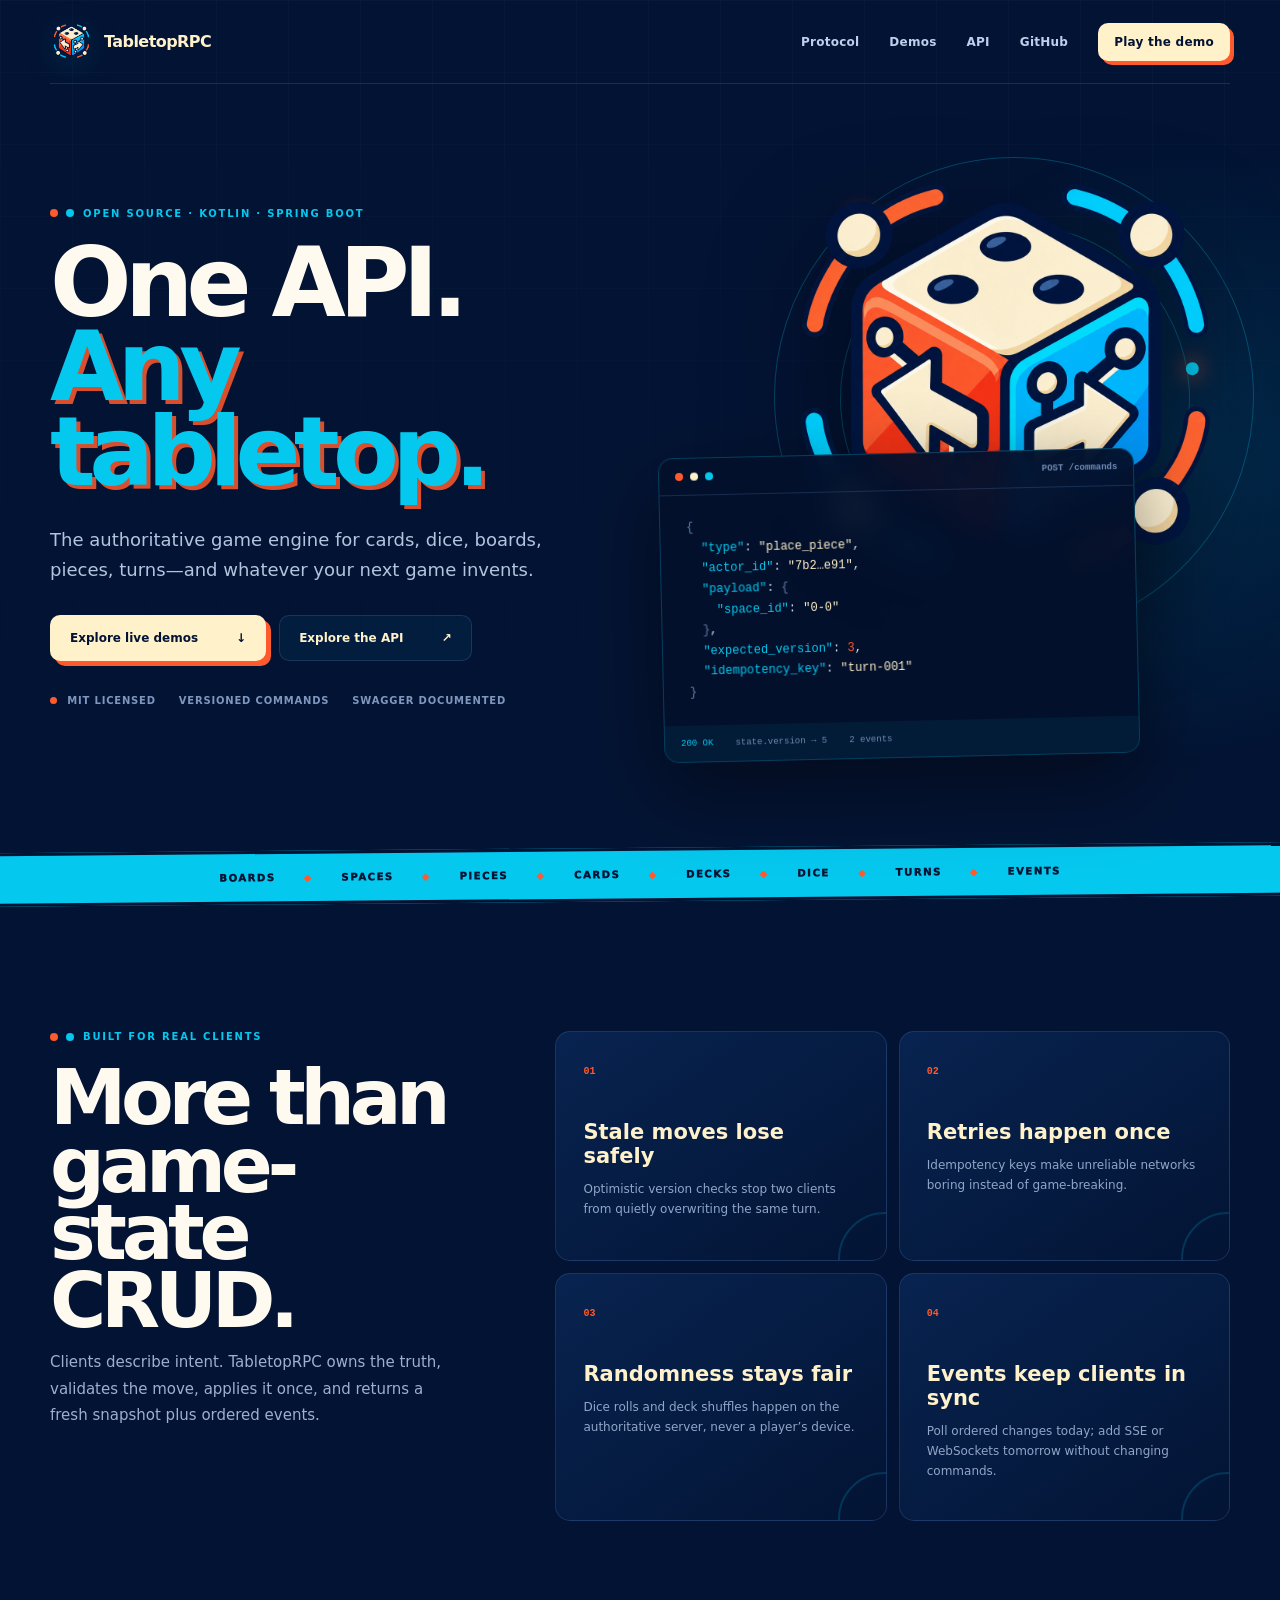
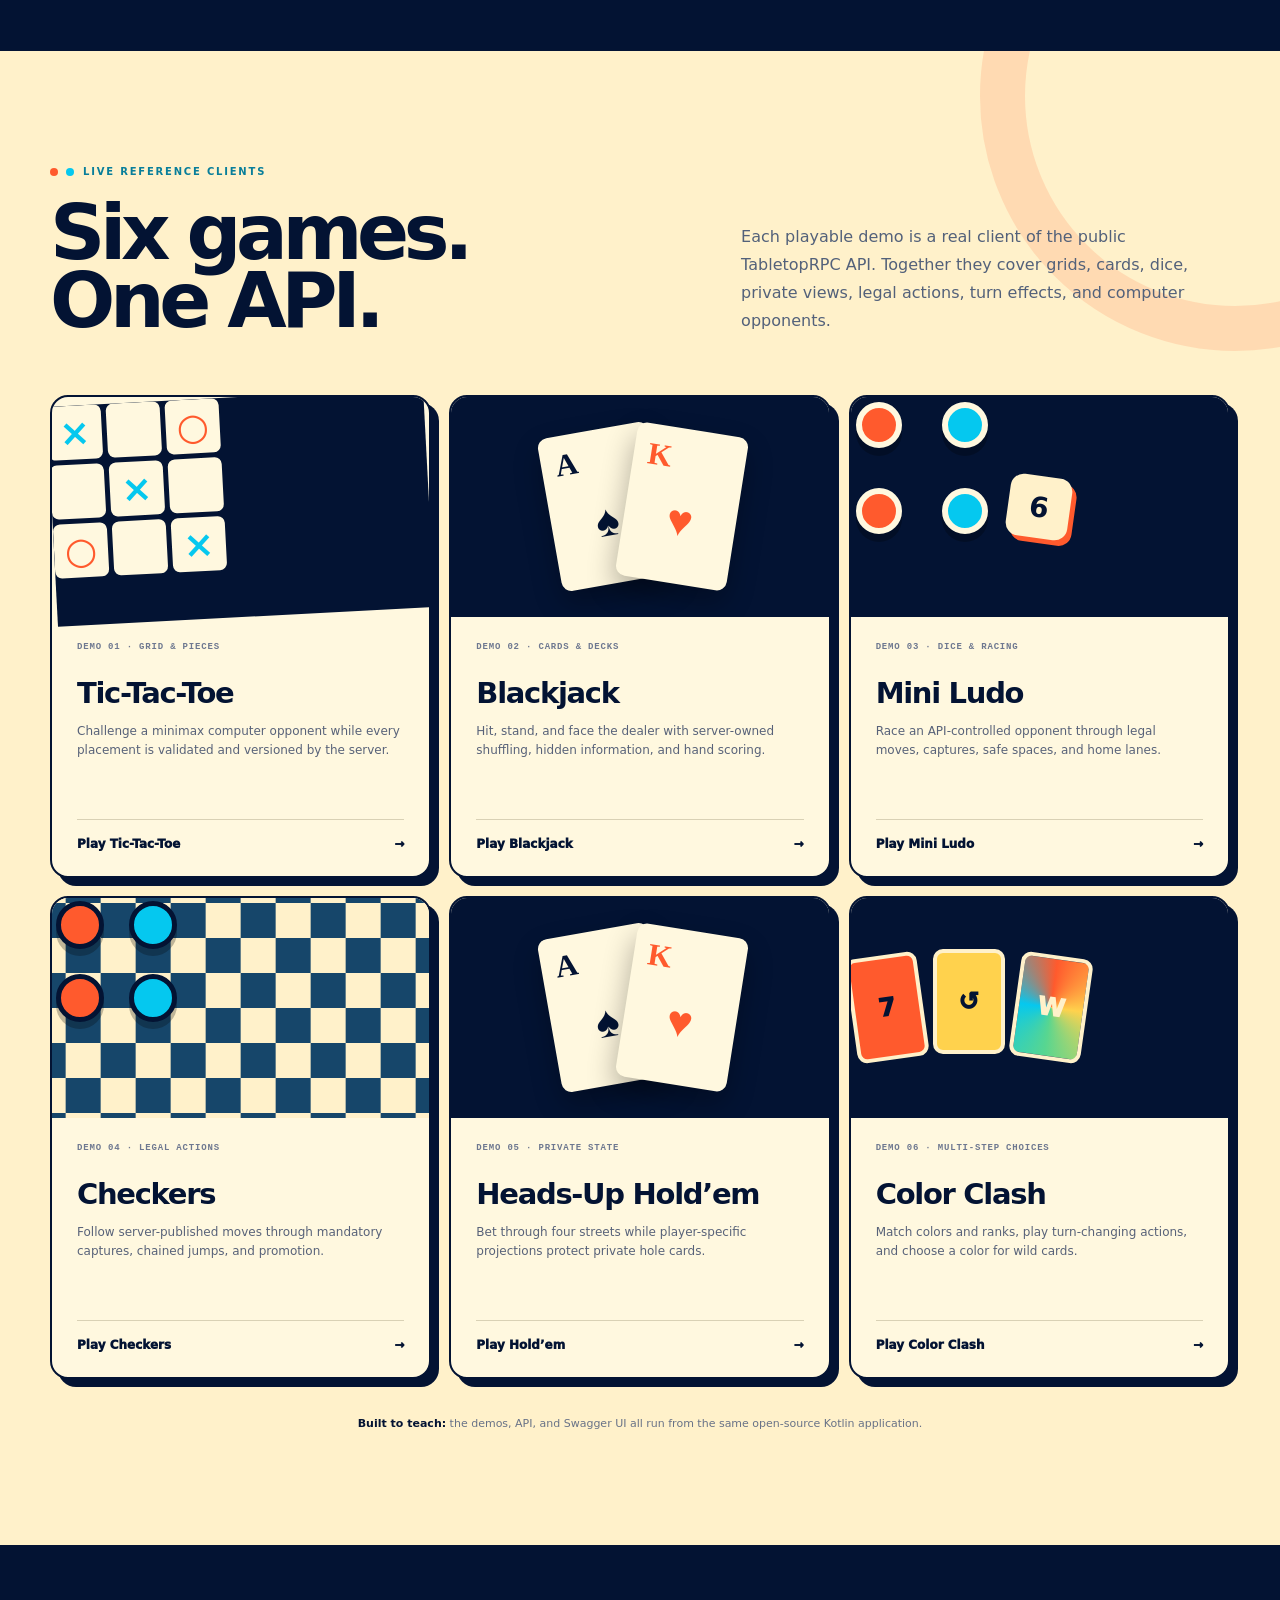
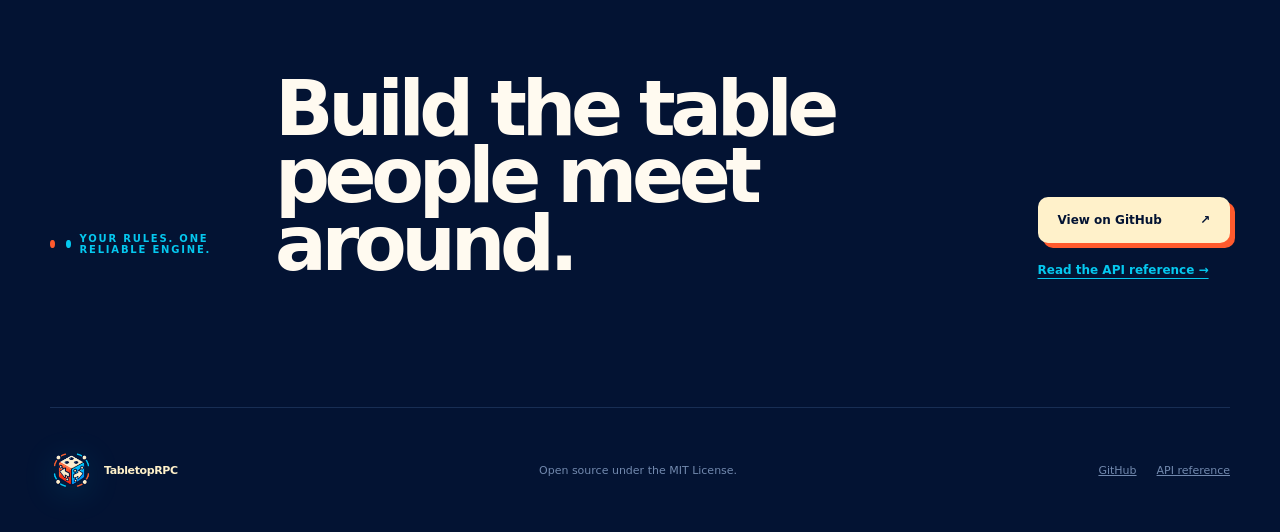
<file: site/index.html>
<!doctype html>
<html lang="en">
<head>
  <meta charset="UTF-8">
  <meta name="viewport" content="width=device-width, initial-scale=1">
  <meta name="description" content="TabletopRPC is an open protocol and Kotlin engine for building online tabletop games.">
  <meta property="og:title" content="TabletopRPC — One API. Any tabletop.">
  <meta property="og:description" content="Build online board games around an authoritative, versioned, event-driven API.">
  <meta property="og:type" content="website">
  <meta property="og:url" content="https://kopitarfan.github.io/tabletop-rpc/">
  <meta property="og:image" content="https://kopitarfan.github.io/tabletop-rpc/assets/tabletoprpc-social-card.png">
  <meta property="og:image:width" content="1200">
  <meta property="og:image:height" content="630">
  <meta property="og:image:alt" content="TabletopRPC — One API. Any tabletop.">
  <meta name="twitter:card" content="summary_large_image">
  <meta name="twitter:title" content="TabletopRPC — One API. Any tabletop.">
  <meta name="twitter:description" content="Build multiplayer board games without rebuilding the table.">
  <meta name="twitter:image" content="https://kopitarfan.github.io/tabletop-rpc/assets/tabletoprpc-social-card.png">
  <title>TabletopRPC — The board game API</title>
  <link rel="icon" type="image/png" href="assets/tabletoprpc-logo.png">
  <link rel="stylesheet" href="styles.css">
</head>
<body>
  <header class="nav shell">
    <a class="logo" href="#top"><img src="assets/tabletoprpc-logo.png" alt="">TabletopRPC</a>
    <nav aria-label="Main navigation">
      <a href="#protocol">Protocol</a>
      <a href="#demos">Demos</a>
      <a href="api.html">API</a>
      <a href="https://github.com/KopitarFan/tabletop-rpc">GitHub</a>
      <a class="nav-cta" href="https://tabletoprpc.miguelrodriguez.net/">Play the demo</a>
    </nav>
  </header>

  <main id="top">
    <section class="hero shell">
      <div class="hero-copy">
        <p class="kicker"><span></span> Open source · Kotlin · Spring Boot</p>
        <h1>One API.<br><em>Any tabletop.</em></h1>
        <p class="hero-lede">The authoritative game engine for cards, dice, boards, pieces, turns—and whatever your next game invents.</p>
        <div class="hero-actions">
          <a class="button primary" href="#demos">Explore live demos <span>↓</span></a>
          <a class="button secondary" href="api.html">Explore the API <span>↗</span></a>
        </div>
        <div class="proof"><span><i></i> MIT licensed</span><span>Versioned commands</span><span>Swagger documented</span></div>
      </div>

      <div class="brand-stage">
        <div class="orbit orbit-one"></div><div class="orbit orbit-two"></div>
        <img class="hero-logo" src="assets/tabletoprpc-logo.png" alt="TabletopRPC die and connected API arrows">
        <div class="terminal" aria-label="Example API call">
          <div class="terminal-bar"><span></span><span></span><span></span><b>POST /commands</b></div>
          <pre><code><span class="dim">{</span>
  <span class="key">"type"</span>: <span class="value">"place_piece"</span>,
  <span class="key">"actor_id"</span>: <span class="value">"7b2…e91"</span>,
  <span class="key">"payload"</span>: <span class="dim">{</span>
    <span class="key">"space_id"</span>: <span class="value">"0-0"</span>
  <span class="dim">}</span>,
  <span class="key">"expected_version"</span>: <span class="number">3</span>,
  <span class="key">"idempotency_key"</span>: <span class="value">"turn-001"</span>
<span class="dim">}</span></code></pre>
          <div class="response"><span>200 OK</span><span>state.version → 5</span><span>2 events</span></div>
        </div>
      </div>
    </section>

    <section class="marquee" aria-label="Supported tabletop objects">
      <div>BOARDS <b>◆</b> SPACES <b>◆</b> PIECES <b>◆</b> CARDS <b>◆</b> DECKS <b>◆</b> DICE <b>◆</b> TURNS <b>◆</b> EVENTS</div>
    </section>

    <section id="protocol" class="protocol shell section">
      <div class="section-intro">
        <p class="kicker"><span></span> Built for real clients</p>
        <h2>More than<br>game-state CRUD.</h2>
        <p>Clients describe intent. TabletopRPC owns the truth, validates the move, applies it once, and returns a fresh snapshot plus ordered events.</p>
      </div>
      <div class="feature-grid">
        <article><span>01</span><h3>Stale moves lose safely</h3><p>Optimistic version checks stop two clients from quietly overwriting the same turn.</p></article>
        <article><span>02</span><h3>Retries happen once</h3><p>Idempotency keys make unreliable networks boring instead of game-breaking.</p></article>
        <article><span>03</span><h3>Randomness stays fair</h3><p>Dice rolls and deck shuffles happen on the authoritative server, never a player’s device.</p></article>
        <article><span>04</span><h3>Events keep clients in sync</h3><p>Poll ordered changes today; add SSE or WebSockets tomorrow without changing commands.</p></article>
      </div>
    </section>

    <section id="demos" class="demo-section">
      <div class="shell">
        <div class="demo-heading">
          <div><p class="kicker"><span></span> Live reference clients</p><h2>Six games.<br>One API.</h2></div>
          <p>Each playable demo is a real client of the public TabletopRPC API. Together they cover grids, cards, dice, private views, legal actions, turn effects, and computer opponents.</p>
        </div>
        <div class="game-grid">
          <article class="game-card game-tic">
            <div class="game-art tic-art" aria-hidden="true"><b>×</b><i></i><em>○</em><i></i><b>×</b><i></i><em>○</em><i></i><b>×</b></div>
            <div class="game-body"><p class="game-number">DEMO 01 · GRID &amp; PIECES</p><h3>Tic-Tac-Toe</h3><p>Challenge a minimax computer opponent while every placement is validated and versioned by the server.</p><a href="https://tabletoprpc.miguelrodriguez.net/">Play Tic-Tac-Toe <span>→</span></a></div>
          </article>
          <article class="game-card game-blackjack">
            <div class="game-art card-art" aria-hidden="true"><span>A<small>♠</small></span><span>K<small>♥</small></span></div>
            <div class="game-body"><p class="game-number">DEMO 02 · CARDS &amp; DECKS</p><h3>Blackjack</h3><p>Hit, stand, and face the dealer with server-owned shuffling, hidden information, and hand scoring.</p><a href="https://tabletoprpc.miguelrodriguez.net/blackjack.html">Play Blackjack <span>→</span></a></div>
          </article>
          <article class="game-card game-ludo">
            <div class="game-art ludo-art" aria-hidden="true"><span></span><span></span><span></span><span></span><i>6</i></div>
            <div class="game-body"><p class="game-number">DEMO 03 · DICE &amp; RACING</p><h3>Mini Ludo</h3><p>Race an API-controlled opponent through legal moves, captures, safe spaces, and home lanes.</p><a href="https://tabletoprpc.miguelrodriguez.net/ludo.html">Play Mini Ludo <span>→</span></a></div>
          </article>
          <article class="game-card"><div class="game-art checkers-art" aria-hidden="true"><span></span><span></span><span></span><span></span></div><div class="game-body"><p class="game-number">DEMO 04 · LEGAL ACTIONS</p><h3>Checkers</h3><p>Follow server-published moves through mandatory captures, chained jumps, and promotion.</p><a href="https://tabletoprpc.miguelrodriguez.net/checkers.html">Play Checkers <span>→</span></a></div></article>
          <article class="game-card"><div class="game-art card-art" aria-hidden="true"><span>A<small>♠</small></span><span>K<small>♥</small></span></div><div class="game-body"><p class="game-number">DEMO 05 · PRIVATE STATE</p><h3>Heads-Up Hold’em</h3><p>Bet through four streets while player-specific projections protect private hole cards.</p><a href="https://tabletoprpc.miguelrodriguez.net/holdem.html">Play Hold’em <span>→</span></a></div></article>
          <article class="game-card"><div class="game-art clash-art" aria-hidden="true"><span>7</span><span>↺</span><span>W</span></div><div class="game-body"><p class="game-number">DEMO 06 · MULTI-STEP CHOICES</p><h3>Color Clash</h3><p>Match colors and ranks, play turn-changing actions, and choose a color for wild cards.</p><a href="https://tabletoprpc.miguelrodriguez.net/color-clash.html">Play Color Clash <span>→</span></a></div></article>
        </div>
        <p class="demo-note"><b>Built to teach:</b> the demos, API, and Swagger UI all run from the same open-source Kotlin application.</p>
      </div>
    </section>

    <section class="cta shell section">
      <p class="kicker"><span></span> Your rules. One reliable engine.</p>
      <h2>Build the table<br>people meet around.</h2>
      <div>
        <a class="button primary" href="https://github.com/KopitarFan/tabletop-rpc">View on GitHub <span>↗</span></a>
        <a class="text-link" href="api.html">Read the API reference →</a>
      </div>
    </section>
  </main>

  <footer class="footer shell">
    <a class="logo" href="#top"><img src="assets/tabletoprpc-logo.png" alt="">TabletopRPC</a>
    <p>Open source under the MIT License.</p>
    <div><a href="https://github.com/KopitarFan/tabletop-rpc">GitHub</a><a href="api.html">API reference</a></div>
  </footer>
</body>
</html>
</file>
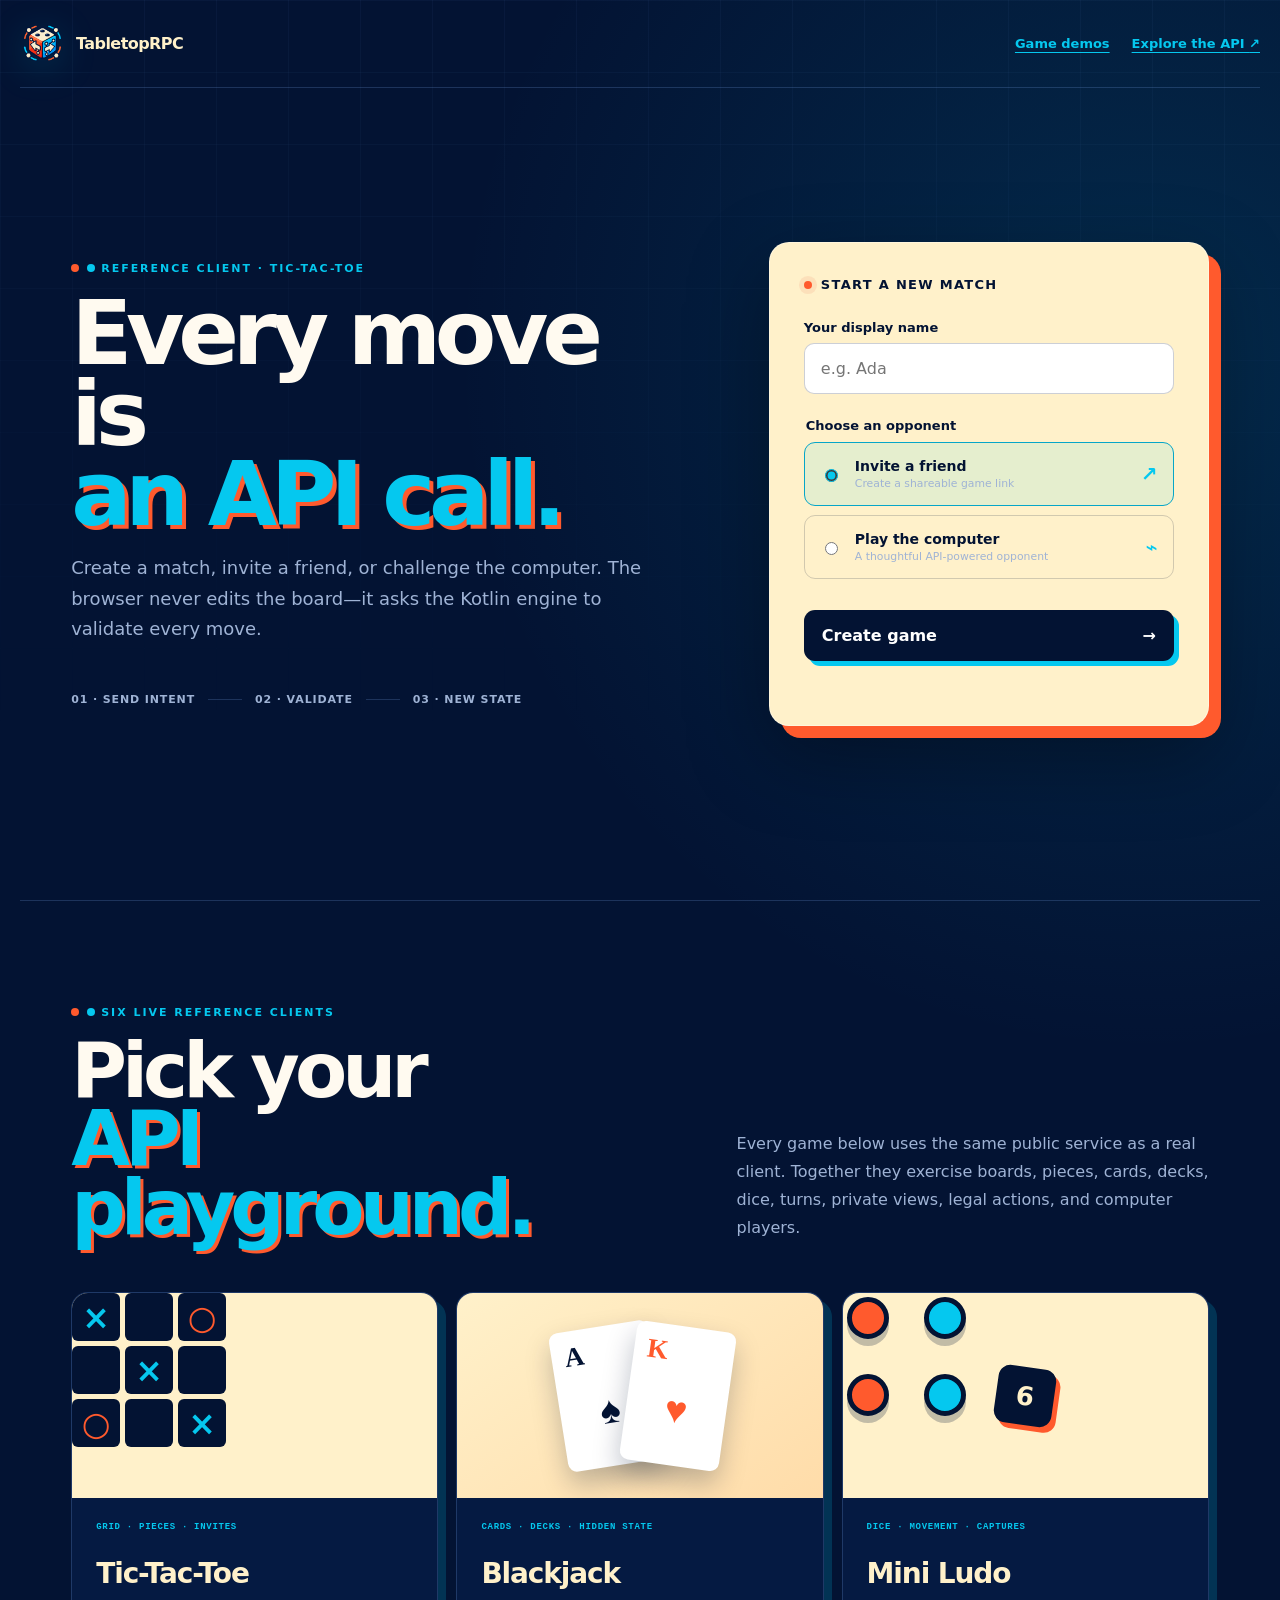
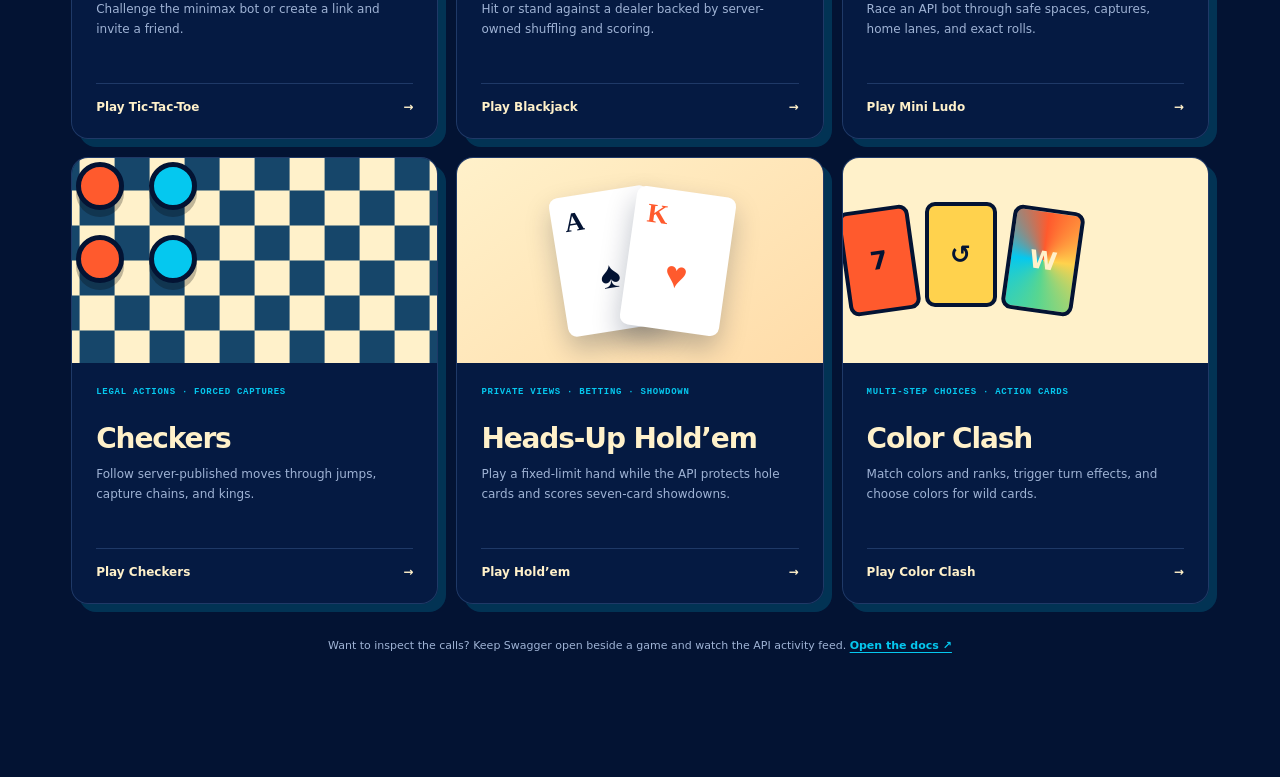
<file: kotlin/src/main/resources/static/index.html>
<!doctype html>
<html lang="en">
<head>
  <meta charset="UTF-8">
  <meta name="viewport" content="width=device-width, initial-scale=1">
  <meta name="description" content="Play six reference games through the TabletopRPC API.">
  <meta property="og:title" content="TabletopRPC — One API. Any tabletop.">
  <meta property="og:description" content="Play three live reference clients powered by one authoritative tabletop API.">
  <meta property="og:type" content="website">
  <meta property="og:url" content="https://tabletoprpc.miguelrodriguez.net/">
  <meta property="og:image" content="https://tabletoprpc.miguelrodriguez.net/tabletoprpc-social-card.png">
  <meta name="twitter:card" content="summary_large_image">
  <title>TabletopRPC — Live Game Demos</title>
  <link rel="icon" type="image/png" href="tabletoprpc-logo.png">
  <link rel="stylesheet" href="tabletoprpc-v2.css?v=3">
</head>
<body>
  <main class="shell">
    <header class="masthead">
      <a class="brand" href="./" aria-label="TabletopRPC home">
        <img class="brand-mark" src="tabletoprpc-logo.png" alt="">
        <span>TabletopRPC</span>
      </a>
      <nav class="demo-nav"><a class="api-link" href="#game-demos">Game demos</a><a class="api-link" href="docs">Explore the API <span aria-hidden="true">↗</span></a></nav>
    </header>

    <section id="welcome" class="welcome" aria-labelledby="welcome-title">
      <div class="intro">
        <p class="eyebrow">Reference client · Tic-Tac-Toe</p>
        <h1 id="welcome-title">Every move is<br><em>an API call.</em></h1>
        <p class="lede">Create a match, invite a friend, or challenge the computer. The browser never edits the board—it asks the Kotlin engine to validate every move.</p>
        <div class="protocol-strip" aria-label="How a turn works">
          <span>01 · Send intent</span><i></i><span>02 · Validate</span><i></i><span>03 · New state</span>
        </div>
      </div>

      <form id="start-form" class="start-card">
        <div class="card-heading">
          <span class="live-dot"></span>
          <span>Start a new match</span>
        </div>
        <label for="player-name">Your display name</label>
        <input id="player-name" name="name" maxlength="60" placeholder="e.g. Ada" autocomplete="nickname" required>
        <fieldset>
          <legend>Choose an opponent</legend>
          <label class="mode-option">
            <input type="radio" name="mode" value="friend" checked>
            <span class="mode-copy"><strong>Invite a friend</strong><small>Create a shareable game link</small></span>
            <span class="mode-icon" aria-hidden="true">↗</span>
          </label>
          <label class="mode-option">
            <input type="radio" name="mode" value="computer">
            <span class="mode-copy"><strong>Play the computer</strong><small>A thoughtful API-powered opponent</small></span>
            <span class="mode-icon" aria-hidden="true">⌁</span>
          </label>
        </fieldset>
        <button class="primary-button" type="submit">Create game <span aria-hidden="true">→</span></button>
        <p id="start-error" class="form-error" role="alert"></p>
      </form>
    </section>

    <section id="game-demos" class="demo-showcase" aria-labelledby="demo-title">
      <div class="showcase-heading"><div><p class="eyebrow">Six live reference clients</p><h2 id="demo-title">Pick your<br><em>API playground.</em></h2></div><p>Every game below uses the same public service as a real client. Together they exercise boards, pieces, cards, decks, dice, turns, private views, legal actions, and computer players.</p></div>
      <div class="showcase-grid">
        <article class="demo-card"><div class="demo-visual tic-visual" aria-hidden="true"><b>×</b><i></i><em>○</em><i></i><b>×</b><i></i><em>○</em><i></i><b>×</b></div><div class="demo-card-body"><small>GRID · PIECES · INVITES</small><h3>Tic-Tac-Toe</h3><p>Challenge the minimax bot or create a link and invite a friend.</p><a href="./">Play Tic-Tac-Toe <span>→</span></a></div></article>
        <article class="demo-card"><div class="demo-visual cards-visual" aria-hidden="true"><b>A<small>♠</small></b><b>K<small>♥</small></b></div><div class="demo-card-body"><small>CARDS · DECKS · HIDDEN STATE</small><h3>Blackjack</h3><p>Hit or stand against a dealer backed by server-owned shuffling and scoring.</p><a href="blackjack.html">Play Blackjack <span>→</span></a></div></article>
        <article class="demo-card"><div class="demo-visual race-visual" aria-hidden="true"><b></b><b></b><b></b><b></b><i>6</i></div><div class="demo-card-body"><small>DICE · MOVEMENT · CAPTURES</small><h3>Mini Ludo</h3><p>Race an API bot through safe spaces, captures, home lanes, and exact rolls.</p><a href="ludo.html">Play Mini Ludo <span>→</span></a></div></article>
        <article class="demo-card"><div class="demo-visual checker-visual" aria-hidden="true"><b></b><b></b><b></b><b></b></div><div class="demo-card-body"><small>LEGAL ACTIONS · FORCED CAPTURES</small><h3>Checkers</h3><p>Follow server-published moves through jumps, capture chains, and kings.</p><a href="checkers.html">Play Checkers <span>→</span></a></div></article>
        <article class="demo-card"><div class="demo-visual cards-visual" aria-hidden="true"><b>A<small>♠</small></b><b>K<small>♥</small></b></div><div class="demo-card-body"><small>PRIVATE VIEWS · BETTING · SHOWDOWN</small><h3>Heads-Up Hold’em</h3><p>Play a fixed-limit hand while the API protects hole cards and scores seven-card showdowns.</p><a href="holdem.html">Play Hold’em <span>→</span></a></div></article>
        <article class="demo-card"><div class="demo-visual clash-visual" aria-hidden="true"><b>7</b><b>↺</b><b>W</b></div><div class="demo-card-body"><small>MULTI-STEP CHOICES · ACTION CARDS</small><h3>Color Clash</h3><p>Match colors and ranks, trigger turn effects, and choose colors for wild cards.</p><a href="color-clash.html">Play Color Clash <span>→</span></a></div></article>
      </div>
      <p class="showcase-note">Want to inspect the calls? Keep Swagger open beside a game and watch the API activity feed. <a href="docs">Open the docs ↗</a></p>
    </section>

    <section id="join" class="join-panel hidden" aria-labelledby="join-title">
      <div class="join-card">
        <p class="eyebrow">You’ve been invited</p>
        <h1 id="join-title">Take the open seat.</h1>
        <p id="join-game-name" class="lede"></p>
        <form id="join-form">
          <label for="join-name">Your display name</label>
          <input id="join-name" maxlength="60" placeholder="e.g. Grace" autocomplete="nickname" required>
          <button class="primary-button" type="submit">Join game <span aria-hidden="true">→</span></button>
          <p id="join-error" class="form-error" role="alert"></p>
        </form>
      </div>
    </section>

    <section id="game" class="game-view hidden" aria-labelledby="game-title">
      <div class="game-topline">
        <div>
          <p class="eyebrow">Live API session</p>
          <h1 id="game-title">Tic-Tac-Toe</h1>
        </div>
        <div class="game-actions">
          <button id="copy-invite" class="secondary-button" type="button">Copy invite link</button>
          <button id="new-game" class="icon-button" type="button" aria-label="Start a new game">↻</button>
        </div>
      </div>

      <div class="play-layout">
        <aside class="status-card">
          <div class="status-label">Match status</div>
          <p id="status-message" class="status-message">Preparing the board…</p>
          <div id="players" class="players"></div>
          <div id="invite-box" class="invite-box hidden">
            <small>Share this link</small>
            <code id="invite-url"></code>
          </div>
          <div class="api-meter">
            <div><span>State version</span><strong id="version">0</strong></div>
            <div><span>Last event</span><strong id="last-event">—</strong></div>
          </div>
        </aside>

        <div class="board-wrap">
          <div id="board" class="board" role="grid" aria-label="Tic-Tac-Toe board"></div>
          <p id="board-hint" class="board-hint">Waiting for another player</p>
        </div>

        <aside class="activity-card">
          <div class="activity-heading"><span>API activity</span><span class="live-pill">LIVE</span></div>
          <ol id="activity" class="activity-list" aria-live="polite"></ol>
          <a href="docs" class="activity-docs">Open Swagger documentation <span>↗</span></a>
        </aside>
      </div>
    </section>
  </main>

  <template id="activity-template">
    <li><span class="method">POST</span><div><code></code><small></small></div></li>
  </template>
  <script type="module" src="app.js"></script>
</body>
</html>
</file>
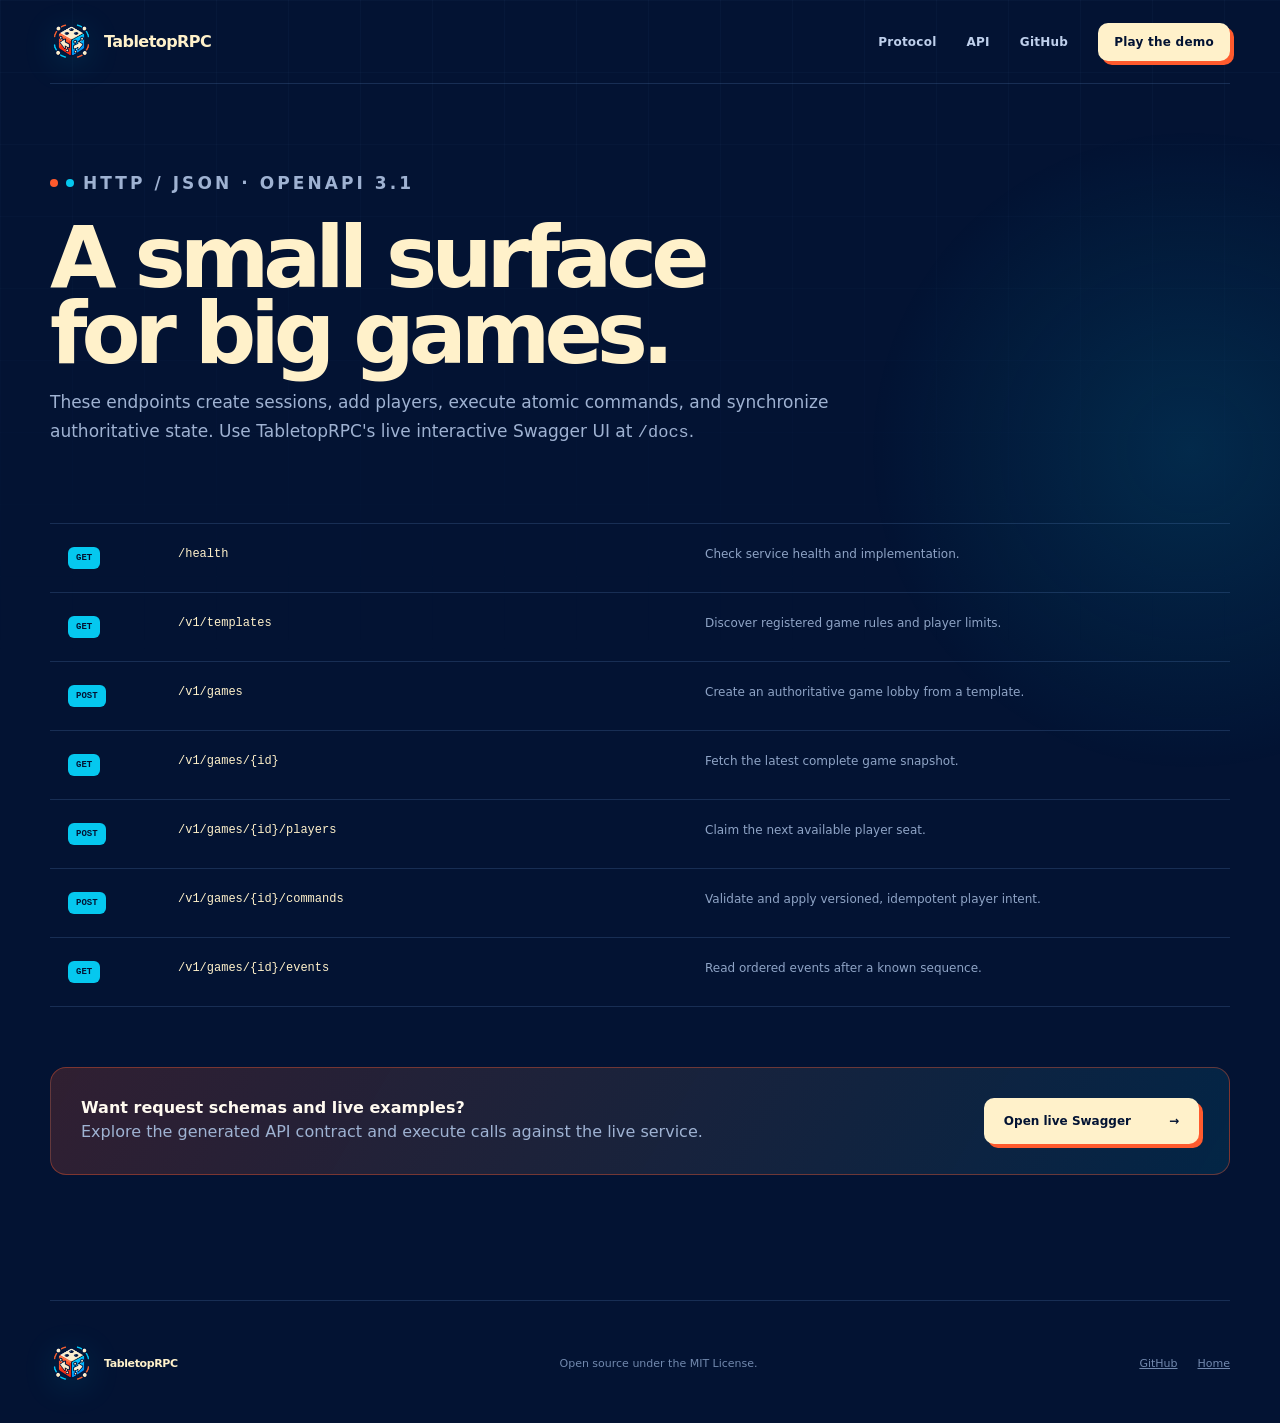
<file: site/api.html>
<!doctype html>
<html lang="en">
<head>
  <meta charset="UTF-8"><meta name="viewport" content="width=device-width, initial-scale=1">
  <meta name="description" content="TabletopRPC HTTP API reference.">
  <meta property="og:title" content="TabletopRPC API Reference">
  <meta property="og:description" content="Build multiplayer board games without rebuilding the table.">
  <meta property="og:type" content="website">
  <meta property="og:image" content="https://kopitarfan.github.io/tabletop-rpc/assets/tabletoprpc-social-card.png">
  <meta name="twitter:card" content="summary_large_image">
  <title>API Reference — TabletopRPC</title><link rel="icon" type="image/png" href="assets/tabletoprpc-logo.png"><link rel="stylesheet" href="styles.css">
</head>
<body>
  <header class="nav shell"><a class="logo" href="index.html"><img src="assets/tabletoprpc-logo.png" alt="">TabletopRPC</a><nav><a href="index.html#protocol">Protocol</a><a href="api.html">API</a><a href="https://github.com/KopitarFan/tabletop-rpc">GitHub</a><a class="nav-cta" href="https://tabletoprpc.miguelrodriguez.net/">Play the demo</a></nav></header>
  <main class="api-page shell">
    <div class="api-hero"><p class="kicker"><span></span> HTTP / JSON · OpenAPI 3.1</p><h1>A small surface<br>for big games.</h1><p>These endpoints create sessions, add players, execute atomic commands, and synchronize authoritative state. Use TabletopRPC's live interactive Swagger UI at <code>/docs</code>.</p></div>
    <div class="endpoints" aria-label="API endpoints">
      <div class="endpoint"><span class="method">GET</span><code>/health</code><p>Check service health and implementation.</p></div>
      <div class="endpoint"><span class="method">GET</span><code>/v1/templates</code><p>Discover registered game rules and player limits.</p></div>
      <div class="endpoint"><span class="method">POST</span><code>/v1/games</code><p>Create an authoritative game lobby from a template.</p></div>
      <div class="endpoint"><span class="method">GET</span><code>/v1/games/{id}</code><p>Fetch the latest complete game snapshot.</p></div>
      <div class="endpoint"><span class="method">POST</span><code>/v1/games/{id}/players</code><p>Claim the next available player seat.</p></div>
      <div class="endpoint"><span class="method">POST</span><code>/v1/games/{id}/commands</code><p>Validate and apply versioned, idempotent player intent.</p></div>
      <div class="endpoint"><span class="method">GET</span><code>/v1/games/{id}/events</code><p>Read ordered events after a known sequence.</p></div>
    </div>
    <div class="api-callout"><div><strong>Want request schemas and live examples?</strong><p>Explore the generated API contract and execute calls against the live service.</p></div><a class="button" href="https://tabletoprpc.miguelrodriguez.net/docs">Open live Swagger <span>→</span></a></div>
  </main>
  <footer class="footer shell"><a class="logo" href="index.html"><img src="assets/tabletoprpc-logo.png" alt="">TabletopRPC</a><p>Open source under the MIT License.</p><div><a href="https://github.com/KopitarFan/tabletop-rpc">GitHub</a><a href="index.html">Home</a></div></footer>
</body>
</html>
</file>
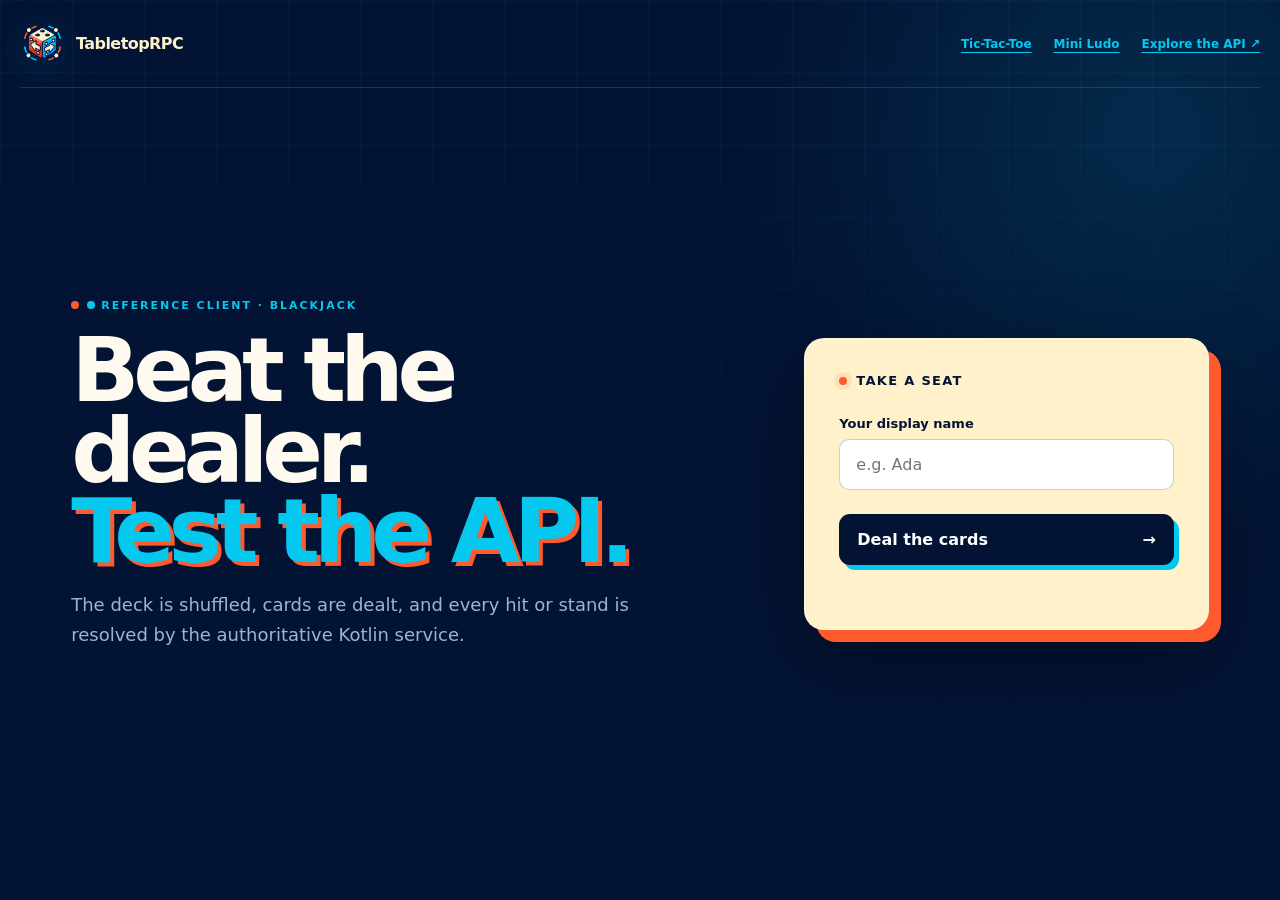
<file: kotlin/src/main/resources/static/blackjack.html>
<!doctype html>
<html lang="en">
<head>
  <meta charset="UTF-8">
  <meta name="viewport" content="width=device-width, initial-scale=1">
  <meta name="description" content="An API-powered Blackjack reference client for TabletopRPC.">
  <title>TabletopRPC — Blackjack</title>
  <link rel="icon" type="image/png" href="tabletoprpc-logo.png">
  <link rel="stylesheet" href="tabletoprpc-v2.css">
  <link rel="stylesheet" href="blackjack.css">
</head>
<body>
  <main class="shell">
    <header class="masthead">
      <a class="brand" href="./"><img class="brand-mark" src="tabletoprpc-logo.png" alt=""><span>TabletopRPC</span></a>
      <nav class="demo-nav"><a href="./">Tic-Tac-Toe</a><a href="ludo.html">Mini Ludo</a><a href="docs">Explore the API ↗</a></nav>
    </header>

    <section id="blackjack-welcome" class="blackjack-welcome">
      <div>
        <p class="eyebrow">Reference client · Blackjack</p>
        <h1>Beat the dealer.<br><em>Test the API.</em></h1>
        <p class="lede">The deck is shuffled, cards are dealt, and every hit or stand is resolved by the authoritative Kotlin service.</p>
      </div>
      <form id="blackjack-start" class="start-card">
        <div class="card-heading"><span class="live-dot"></span><span>Take a seat</span></div>
        <label for="blackjack-name">Your display name</label>
        <input id="blackjack-name" maxlength="60" placeholder="e.g. Ada" autocomplete="nickname" required>
        <button class="primary-button" type="submit">Deal the cards <span>→</span></button>
        <p id="blackjack-error" class="form-error" role="alert"></p>
      </form>
    </section>

    <section id="blackjack-game" class="blackjack-game hidden">
      <div class="game-topline">
        <div><p class="eyebrow">Live API session</p><h1>Blackjack</h1></div>
        <button id="blackjack-new" class="secondary-button" type="button">New hand</button>
      </div>
      <div class="table-layout">
        <section class="felt" aria-label="Blackjack table">
          <div class="hand-zone">
            <div class="hand-label"><span>Dealer</span><strong id="dealer-total">?</strong></div>
            <div id="dealer-hand" class="card-hand"></div>
          </div>
          <div class="table-message" id="blackjack-message">Your move</div>
          <div class="hand-zone">
            <div class="hand-label"><span id="player-label">Player</span><strong id="player-total">0</strong></div>
            <div id="player-hand" class="card-hand"></div>
          </div>
          <div class="table-actions">
            <button id="hit" class="table-button hit" type="button">Hit</button>
            <button id="stand" class="table-button stand" type="button">Stand</button>
          </div>
        </section>
        <aside class="activity-card blackjack-activity">
          <div class="activity-heading"><span>API activity</span><span class="live-pill">LIVE</span></div>
          <ol id="blackjack-activity" class="activity-list" aria-live="polite"></ol>
          <div class="api-meter"><div><span>State version</span><strong id="blackjack-version">0</strong></div><div><span>Cards remaining</span><strong id="cards-remaining">52</strong></div></div>
          <a href="docs" class="activity-docs">Open Swagger documentation <span>↗</span></a>
        </aside>
      </div>
    </section>
  </main>
  <script type="module" src="blackjack.js"></script>
</body>
</html>
</file>
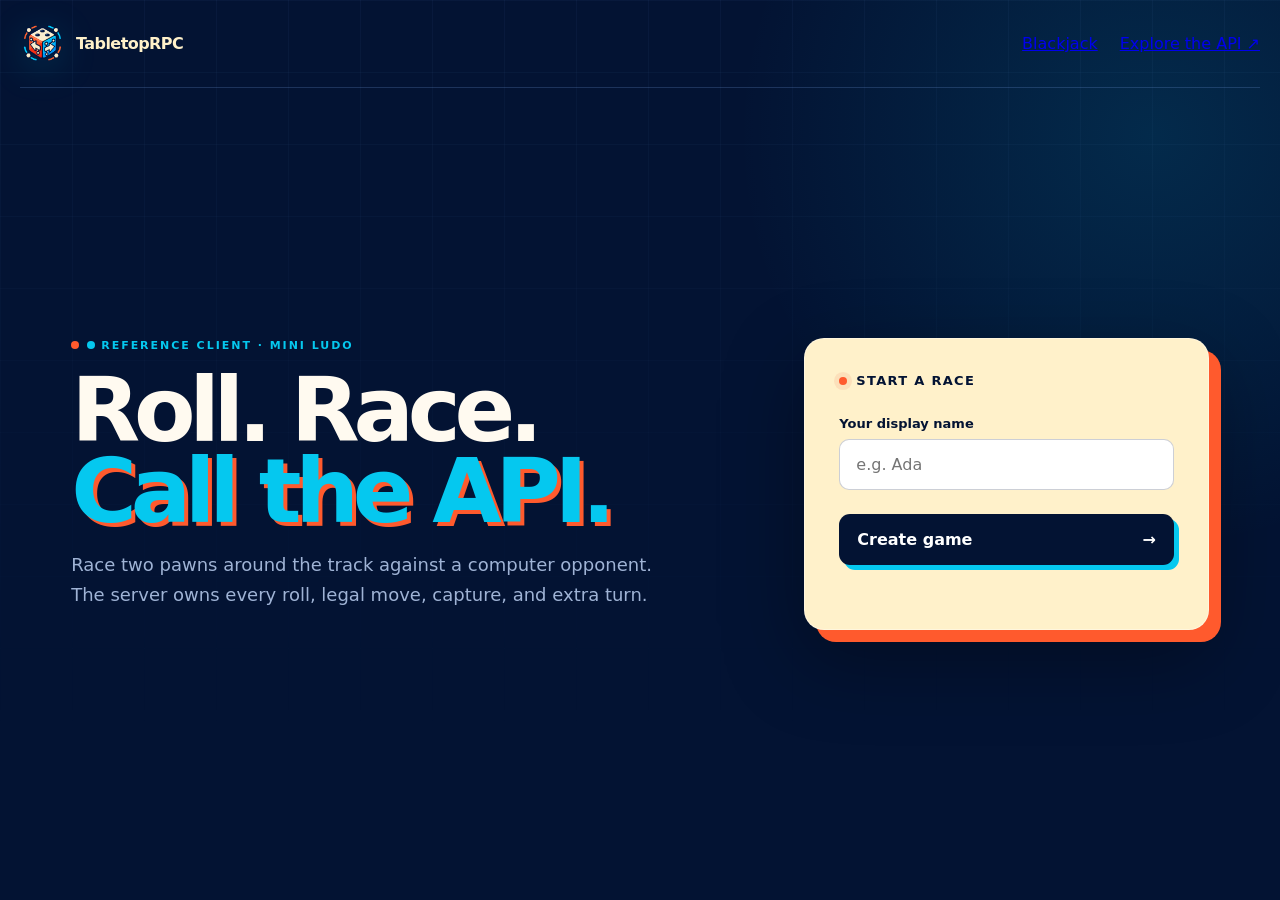
<file: kotlin/src/main/resources/static/ludo.html>
<!doctype html>
<html lang="en">
<head>
  <meta charset="UTF-8"><meta name="viewport" content="width=device-width, initial-scale=1">
  <meta name="description" content="An API-powered Mini Ludo reference client for TabletopRPC.">
  <title>TabletopRPC — Mini Ludo</title>
  <link rel="icon" type="image/png" href="tabletoprpc-logo.png">
  <link rel="stylesheet" href="tabletoprpc-v2.css"><link rel="stylesheet" href="ludo.css?v=2">
</head>
<body>
  <main class="shell">
    <header class="masthead">
      <a class="brand" href="./"><img class="brand-mark" src="tabletoprpc-logo.png" alt=""><span>TabletopRPC</span></a>
      <nav class="demo-nav"><a href="blackjack.html">Blackjack</a><a href="docs">Explore the API ↗</a></nav>
    </header>
    <section id="ludo-welcome" class="ludo-welcome">
      <div><p class="eyebrow">Reference client · Mini Ludo</p><h1>Roll. Race.<br><em>Call the API.</em></h1><p class="lede">Race two pawns around the track against a computer opponent. The server owns every roll, legal move, capture, and extra turn.</p></div>
      <form id="ludo-start" class="start-card">
        <div class="card-heading"><span class="live-dot"></span><span>Start a race</span></div>
        <label for="ludo-name">Your display name</label><input id="ludo-name" maxlength="60" placeholder="e.g. Ada" autocomplete="nickname" required>
        <button class="primary-button" type="submit">Create game <span>→</span></button><p id="ludo-error" class="form-error" role="alert"></p>
      </form>
    </section>
    <section id="ludo-game" class="ludo-game hidden">
      <div class="game-topline"><div><p class="eyebrow">Live API session</p><h1>Mini Ludo</h1></div><button id="ludo-new" class="secondary-button" type="button">New race</button></div>
      <div class="ludo-layout">
        <aside class="status-card"><div class="status-label">Race status</div><p id="ludo-message" class="status-message">Preparing the track…</p><div id="ludo-players" class="players"></div><div class="dice-panel"><button id="roll" class="die" type="button" aria-label="Roll the die">–</button><small id="roll-hint">Roll to begin</small></div><div id="ludo-actions" class="ludo-actions" aria-live="polite"></div></aside>
        <div class="ludo-board-wrap"><div id="ludo-board" class="ludo-board" aria-label="Mini Ludo board"></div><div class="board-key"><span><i class="coral"></i>You</span><span><i class="cyan"></i>Computer</span><span><b>★</b>Safe</span></div></div>
        <aside class="activity-card"><div class="activity-heading"><span>API activity</span><span class="live-pill">LIVE</span></div><ol id="ludo-activity" class="activity-list" aria-live="polite"></ol><div class="api-meter"><div><span>State version</span><strong id="ludo-version">0</strong></div><div><span>Last event</span><strong id="ludo-event">—</strong></div></div><a href="docs" class="activity-docs">Open Swagger documentation <span>↗</span></a></aside>
      </div>
    </section>
  </main>
  <script type="module" src="ludo.js?v=2"></script>
</body>
</html>
</file>
<file: site/styles.css>
:root {
  --navy:#031333; --navy-2:#071d46; --cream:#fff1ca; --white:#fffaf0;
  --coral:#ff5a2d; --cyan:#05c8ef; --muted:#9fb3d5;
  --line:rgba(113,155,220,.2); --panel:rgba(8,31,72,.72);
}
* { box-sizing:border-box; }
html { scroll-behavior:smooth; }
body { margin:0; color:var(--white); background:var(--navy); font-family:Inter,ui-sans-serif,system-ui,-apple-system,"Segoe UI",sans-serif; overflow-x:hidden; }
body::before { content:""; position:fixed; inset:0; z-index:-2; opacity:.22; background-image:linear-gradient(var(--line) 1px,transparent 1px),linear-gradient(90deg,var(--line) 1px,transparent 1px); background-size:72px 72px; mask-image:linear-gradient(to bottom,#000,transparent 78%); }
body::after { content:""; position:fixed; width:700px; height:700px; right:-260px; top:100px; z-index:-1; border-radius:50%; background:radial-gradient(circle,rgba(5,200,239,.13),transparent 65%); }
a { color:inherit; }
.shell { width:min(1180px,calc(100% - 48px)); margin:auto; }
.nav { height:84px; display:flex; justify-content:space-between; align-items:center; border-bottom:1px solid var(--line); }
.logo { display:flex; gap:11px; align-items:center; color:var(--cream); font-weight:900; text-decoration:none; letter-spacing:-.035em; }
.logo img { width:43px; height:43px; object-fit:contain; filter:drop-shadow(0 6px 16px rgba(5,200,239,.14)); }
.logo span { display:none; }
nav { display:flex; align-items:center; gap:30px; }
nav a { color:#bfd0ec; font-size:12px; font-weight:800; text-decoration:none; letter-spacing:.02em; }
nav a:hover { color:white; }
.nav-cta { padding:12px 16px; color:var(--navy)!important; background:var(--cream); border-radius:10px; box-shadow:4px 4px 0 var(--coral); }
.hero { min-height:750px; display:grid; grid-template-columns:1fr 1fr; align-items:center; gap:72px; padding-block:78px 96px; }
.kicker { display:flex; align-items:center; gap:9px; margin:0 0 22px; color:var(--cyan); font-size:10px; font-weight:900; letter-spacing:.18em; text-transform:uppercase; }
.kicker span { width:8px; height:8px; border-radius:50%; background:var(--coral); box-shadow:16px 0 0 var(--cyan); margin-right:16px; }
h1,h2 { margin:0; font-weight:900; letter-spacing:-.07em; line-height:.88; }
h1 { max-width:700px; font-size:clamp(64px,7.5vw,104px); }
h1 em { color:var(--cyan); font-style:normal; text-shadow:4px 4px 0 rgba(255,90,45,.85); }
.hero-lede { max-width:600px; color:#b3c4df; font-size:18px; line-height:1.65; margin:31px 0; }
.hero-actions { display:flex; gap:13px; flex-wrap:wrap; }
.button { display:inline-flex; justify-content:space-between; align-items:center; gap:38px; padding:15px 19px; border:1px solid transparent; border-radius:10px; font-size:12px; font-weight:900; text-decoration:none; transition:.18s ease; }
.button:hover { transform:translate(-2px,-2px); }
.primary { color:var(--navy); background:var(--cream); box-shadow:5px 5px 0 var(--coral); }
.secondary { color:var(--cream); border-color:var(--line); background:rgba(5,200,239,.06); }
.proof { display:flex; gap:23px; margin-top:34px; color:#7f97be; font-size:10px; font-weight:700; text-transform:uppercase; letter-spacing:.08em; }
.proof i { display:inline-block; width:7px; height:7px; margin-right:6px; border-radius:50%; background:var(--coral); }
.brand-stage { position:relative; min-height:590px; display:grid; place-items:center; }
.hero-logo { position:absolute; width:min(88%,510px); top:-25px; right:-20px; z-index:1; filter:drop-shadow(0 38px 55px rgba(0,0,0,.4)); animation:float 5s ease-in-out infinite; }
.orbit { position:absolute; border:1px solid rgba(5,200,239,.28); border-radius:50%; }
.orbit::after { content:""; position:absolute; width:13px; height:13px; border-radius:50%; background:var(--coral); box-shadow:0 0 22px var(--coral); }
.orbit-one { width:480px; height:480px; top:-5px; right:-24px; transform:rotate(18deg); }.orbit-one::after { left:30px; top:110px; }
.orbit-two { width:350px; height:350px; top:62px; right:40px; transform:rotate(-25deg); }.orbit-two::after { right:-6px; bottom:120px; background:var(--cyan); }
@keyframes float { 50% { transform:translateY(-10px) rotate(1deg); } }
.terminal { position:absolute; z-index:2; width:86%; left:-15px; bottom:-6px; overflow:hidden; border:1px solid rgba(5,200,239,.25); border-radius:15px; background:rgba(2,15,43,.94); color:#dce7fb; box-shadow:0 28px 80px rgba(0,0,0,.45); transform:rotate(-1.3deg); backdrop-filter:blur(16px); }
.terminal-bar { display:flex; align-items:center; gap:7px; padding:13px 16px; border-bottom:1px solid var(--line); }
.terminal-bar span { width:8px; height:8px; border-radius:50%; background:var(--coral); }.terminal-bar span:nth-child(2) { background:var(--cream); }.terminal-bar span:nth-child(3) { background:var(--cyan); }
.terminal-bar b { margin-left:auto; color:#708bb5; font:700 9px ui-monospace,monospace; }
pre { margin:0; padding:22px 26px; font:12px/1.72 ui-monospace,SFMono-Regular,Menlo,monospace; overflow:auto; }.key{color:var(--cyan)}.value{color:var(--cream)}.number{color:var(--coral)}.dim{color:#607ba7}
.response { display:flex; gap:22px; padding:13px 16px; background:rgba(5,200,239,.06); color:#6f89b1; font:9px ui-monospace,monospace; }.response span:first-child{color:var(--cyan)}
.marquee { overflow:hidden; padding:18px 0; color:var(--navy); background:var(--cyan); border-block:3px solid var(--navy); white-space:nowrap; font-size:10px; font-weight:950; letter-spacing:.15em; transform:rotate(-.5deg) scale(1.01); }
.marquee div { width:max-content; min-width:100%; text-align:center; }.marquee b { color:var(--coral); padding:0 23px; }
.section { padding-block:130px; }
.protocol { display:grid; grid-template-columns:.76fr 1.24fr; gap:92px; }
h2 { font-size:clamp(52px,6vw,78px); }
.section-intro>p:last-child,.demo-copy>p { color:#9eb0ce; font-size:15px; line-height:1.75; }
.feature-grid { display:grid; grid-template-columns:1fr 1fr; gap:12px; }
.feature-grid article { position:relative; min-height:230px; padding:27px; overflow:hidden; border:1px solid var(--line); border-radius:15px; background:linear-gradient(145deg,rgba(11,42,91,.72),rgba(4,21,53,.72)); }
.feature-grid article::after { content:""; position:absolute; width:90px; height:90px; right:-46px; bottom:-46px; border:2px solid var(--cyan); border-radius:50%; opacity:.18; }
.feature-grid span { color:var(--coral); font:900 10px ui-monospace,monospace; }.feature-grid h3 { margin:42px 0 10px; color:var(--cream); font-size:21px; }.feature-grid p { color:#91a6c8; font-size:12px; line-height:1.65; }
.demo-section { position:relative; padding:115px 0; color:var(--navy); background:var(--cream); overflow:hidden; scroll-margin-top:30px; }
.demo-section::after { content:""; position:absolute; width:420px; height:420px; right:-210px; top:-210px; border:45px solid var(--coral); border-radius:50%; opacity:.15; }
.demo-heading { position:relative; z-index:1; display:grid; grid-template-columns:1fr .8fr; gap:80px; align-items:end; margin-bottom:60px; }.demo-heading h2{color:var(--navy)}.demo-heading .kicker{color:#087e9a}.demo-heading>p{max-width:520px;margin:0;color:#53617a;font-size:16px;line-height:1.75}
.game-grid { position:relative; z-index:1; display:grid; grid-template-columns:repeat(3,1fr); gap:18px; }.game-card{display:flex;min-width:0;flex-direction:column;overflow:hidden;border:2px solid var(--navy);border-radius:18px;background:#fff8df;box-shadow:8px 8px 0 var(--navy);transition:.18s ease}.game-card:hover{transform:translate(-3px,-3px);box-shadow:11px 11px 0 var(--navy)}
.game-art{height:220px;display:grid;place-items:center;background:var(--navy);overflow:hidden}.game-body{display:flex;flex:1;flex-direction:column;padding:25px}.game-number{margin:0 0 24px;color:#6e7890;font:900 9px ui-monospace,monospace;letter-spacing:.09em}.game-body h3{margin:0;color:var(--navy);font-size:29px;letter-spacing:-.045em}.game-body>p:not(.game-number){min-height:75px;margin:12px 0 22px;color:#586279;font-size:12px;line-height:1.65}.game-body a{display:flex;justify-content:space-between;margin-top:auto;padding-top:17px;border-top:1px solid #d9d1b5;color:var(--navy);font-size:12px;font-weight:950;text-decoration:none}.game-body a:hover{color:#087e9a}
.tic-art{grid-template:repeat(3,54px)/repeat(3,54px);gap:5px;transform:rotate(-3deg)}.tic-art>*{display:grid;width:54px;height:54px;place-items:center;margin:0;border-radius:7px;background:#fff8df;font:900 37px/1 system-ui;font-style:normal}.tic-art b{color:var(--cyan)}.tic-art em{color:var(--coral)}
.card-art{position:relative}.card-art>span{position:absolute;display:flex;width:112px;height:155px;flex-direction:column;padding:14px;border-radius:10px;background:#fff8df;color:var(--navy);font:900 31px/1 Georgia,serif;box-shadow:0 13px 28px rgba(0,0,0,.3);transform:translateX(-35px) rotate(-10deg)}.card-art>span+span{color:var(--coral);transform:translateX(42px) rotate(9deg)}.card-art small{margin:auto;font-size:44px}
.ludo-art{position:relative;grid-template:repeat(2,56px)/repeat(2,56px);gap:30px}.ludo-art span{width:46px;height:46px;border:6px solid #fff8df;border-radius:50%;background:var(--coral);box-shadow:0 8px 0 rgba(0,0,0,.25)}.ludo-art span:nth-child(even){background:var(--cyan)}.ludo-art i{position:absolute;display:grid;width:62px;height:62px;place-items:center;border-radius:13px;background:var(--cream);color:var(--navy);font:900 28px system-ui;box-shadow:5px 5px 0 var(--coral);transform:rotate(8deg)}
.checkers-art{grid-template:repeat(2,55px)/repeat(2,55px);gap:18px;background:repeating-conic-gradient(#16466a 0 25%,var(--cream) 0 50%) 50%/70px 70px}.checkers-art span{width:48px;height:48px;border:5px solid var(--navy);border-radius:50%;background:var(--coral);box-shadow:0 7px 0 rgba(0,0,0,.25)}.checkers-art span:nth-child(even){background:var(--cyan)}.clash-art{display:flex;gap:10px}.clash-art span{display:grid;width:72px;height:105px;place-items:center;border:4px solid var(--cream);border-radius:10px;background:var(--coral);color:var(--navy);font-size:25px;font-weight:950;transform:rotate(-8deg)}.clash-art span:nth-child(2){background:#ffd24d;transform:translateY(-6px)}.clash-art span:nth-child(3){color:var(--cream);background:conic-gradient(var(--coral),#ffd24d,#58d690,var(--cyan),var(--coral));transform:rotate(8deg)}
.demo-note{position:relative;z-index:1;margin:38px 0 0;color:#687287;font-size:11px;text-align:center}.demo-note b{color:var(--navy)}
.text-link { color:var(--cyan); font-size:12px; font-weight:850; text-underline-offset:4px; }
.cta { display:grid; grid-template-columns:180px 1fr auto; align-items:end; gap:45px; }.cta h2 { max-width:700px; }.cta>div { display:flex; flex-direction:column; gap:20px; align-items:flex-start; }
.footer { display:flex; justify-content:space-between; align-items:center; min-height:125px; border-top:1px solid var(--line); color:#7289ae; font-size:11px; }.footer div{display:flex;gap:20px}
.api-page { padding:85px 0 125px; }.api-hero { max-width:840px; margin-bottom:75px; }.api-hero h1 { color:var(--cream); font-size:clamp(58px,7vw,86px); }.api-hero p { color:#9fb2d2; font-size:17px; line-height:1.7; }
.endpoints { border-top:1px solid var(--line); }.endpoint { display:grid; grid-template-columns:90px 1fr 1fr; gap:20px; padding:23px 18px; border-bottom:1px solid var(--line); align-items:start; transition:.15s; }.endpoint:hover{background:rgba(5,200,239,.05)}
.method { width:max-content; padding:6px 8px; border-radius:6px; color:var(--navy); background:var(--cyan); font:900 9px ui-monospace,monospace; }.endpoint code{color:var(--cream);font-size:12px}.endpoint p{margin:0;color:#8fa4c6;font-size:12px}
.api-callout { display:flex; justify-content:space-between; gap:40px; margin-top:60px; padding:30px; border:1px solid rgba(255,90,45,.38); border-radius:16px; background:linear-gradient(120deg,rgba(255,90,45,.18),rgba(5,200,239,.1)); }.api-callout p{margin:5px 0 0;color:#9fb3d3}.api-callout .button{color:var(--navy);background:var(--cream);box-shadow:4px 4px 0 var(--coral)}
@media(max-width:900px){nav>a:not(.nav-cta){display:none}.hero,.protocol,.demo-heading{grid-template-columns:1fr}.hero{gap:35px}.brand-stage{min-height:620px}.protocol,.demo-heading{gap:40px}.game-grid{grid-template-columns:1fr 1fr}.cta{grid-template-columns:1fr}.endpoint{grid-template-columns:70px 1fr}.endpoint p{grid-column:2}.api-callout{flex-direction:column;align-items:flex-start}}
@media(max-width:560px){.shell{width:calc(100% - 26px)}.nav{height:70px}.logo img{width:38px;height:38px}.hero{padding-block:55px 75px;min-height:auto}.hero-actions{flex-direction:column}.button{width:100%}.proof{flex-wrap:wrap}.brand-stage{min-height:470px}.hero-logo{width:105%;right:-10%;top:0}.orbit-one{width:390px;height:390px;right:-85px}.orbit-two{width:270px;height:270px}.terminal{width:100%;left:0;bottom:0}.terminal pre{font-size:10px;padding:17px}.section{padding-block:88px}.feature-grid,.game-grid{grid-template-columns:1fr}.game-ludo{grid-column:auto}.demo-section{padding:80px 0}.game-art{height:195px}.footer{align-items:flex-start;flex-direction:column;padding:28px 0;gap:20px}.api-callout{padding:22px}}
@media(prefers-reduced-motion:reduce){html{scroll-behavior:auto}.hero-logo{animation:none}.button{transition:none}}
</file>
<file: kotlin/src/main/resources/static/tabletoprpc-v2.css>
:root {
  --ink: #fffaf0;
  --muted: #9fb3d5;
  --paper: #031333;
  --panel: #fff1ca;
  --line: rgba(113,155,220,.24);
  --green: #05c8ef;
  --green-dark: #06a6c8;
  --coral: #ff5a2d;
  --yellow: #fff1ca;
  --navy: #031333;
  --navy-2: #071d46;
  --shadow: 0 28px 80px rgba(0, 0, 0, .34);
}

* { box-sizing: border-box; }
body {
  margin: 0;
  min-height: 100vh;
  color: var(--ink);
  background: radial-gradient(circle at 90% 15%, rgba(5,200,239,.13), transparent 30%), var(--paper);
  font-family: Inter, ui-sans-serif, system-ui, -apple-system, BlinkMacSystemFont, "Segoe UI", sans-serif;
}
body::before { content:""; position:fixed; inset:0; z-index:-1; opacity:.24; background-image:linear-gradient(var(--line) 1px,transparent 1px),linear-gradient(90deg,var(--line) 1px,transparent 1px); background-size:72px 72px; mask-image:linear-gradient(to bottom,#000,transparent 85%); }
button, input { font: inherit; }
button, a { -webkit-tap-highlight-color: transparent; }
.hidden { display: none !important; }
.shell { width: min(1240px, calc(100% - 40px)); margin: auto; }
.masthead { height: 88px; display: flex; align-items: center; justify-content: space-between; border-bottom: 1px solid var(--line); }
.brand { display: flex; align-items: center; gap: 11px; color: var(--panel); text-decoration: none; font-weight: 900; letter-spacing: -.035em; }
.brand-mark { width: 45px; height: 45px; object-fit: contain; filter: drop-shadow(0 7px 18px rgba(5,200,239,.18)); }
.api-link { color: var(--green); text-underline-offset: 4px; font-size: 13px; font-weight: 800; }
.demo-nav { display:flex; align-items:center; gap:22px; }
.welcome { min-height: calc(100vh - 88px); display: grid; grid-template-columns: 1.15fr .85fr; gap: clamp(50px, 8vw, 120px); align-items: center; padding: 70px 4vw 90px; }
.eyebrow { margin: 0 0 18px; color: var(--green); font-weight: 900; font-size: 11px; letter-spacing: .18em; text-transform: uppercase; }
.eyebrow::before { content:""; display:inline-block; width:8px; height:8px; margin-right:22px; border-radius:50%; background:var(--coral); box-shadow:16px 0 0 var(--green); }
h1 { margin: 0; font-size: clamp(58px, 7vw, 98px); line-height: .9; letter-spacing: -.07em; font-weight: 900; }
h1 em { color: var(--green); font-style:normal; font-weight: 900; text-shadow:4px 4px 0 var(--coral); }
h2 { margin:0; font-size:clamp(48px,6vw,76px); line-height:.9; letter-spacing:-.065em; } h2 em{color:var(--green);font-style:normal;text-shadow:3px 3px 0 var(--coral)}
.lede { max-width: 600px; color: var(--muted); font-size: 18px; line-height: 1.7; }
.protocol-strip { display: flex; align-items: center; gap: 13px; margin-top: 48px; color: var(--muted); font-size: 11px; font-weight: 750; letter-spacing: .08em; text-transform: uppercase; }
.protocol-strip i { width: 34px; height: 1px; background: var(--line); }
.start-card, .join-card { color:var(--navy); background: var(--panel); border: 1px solid rgba(255,255,255,.35); box-shadow: 12px 12px 0 var(--coral), var(--shadow); border-radius: 20px; padding: 34px; }
.card-heading { display: flex; align-items: center; gap: 9px; margin-bottom: 28px; font-size: 13px; font-weight: 800; text-transform: uppercase; letter-spacing: .1em; }
.live-dot { width: 8px; height: 8px; border-radius: 50%; background: var(--coral); box-shadow: 0 0 0 5px rgba(232,111,81,.13); }
label, legend { display: block; font-size: 13px; font-weight: 750; }
input[type="text"], input:not([type]) { width: 100%; border: 1px solid rgba(3,19,51,.2); border-radius: 10px; background: white; padding: 15px 16px; margin: 8px 0 24px; color: var(--navy); outline: none; }
input:focus { border-color: var(--green); box-shadow: 0 0 0 3px rgba(31,107,82,.12); }
fieldset { border: 0; padding: 0; margin: 0 0 22px; }
legend { margin-bottom: 9px; }
.mode-option { position: relative; display: flex; align-items: center; gap: 14px; border: 1px solid rgba(3,19,51,.18); padding: 15px; margin-bottom: 9px; border-radius: 11px; cursor: pointer; transition: .18s ease; }
.mode-option:has(input:checked) { border-color: var(--green-dark); background: rgba(5,200,239,.1); }
.mode-option input { accent-color: var(--green); }
.mode-copy { display: flex; flex-direction: column; flex: 1; }
.mode-copy strong { font-size: 14px; }
.mode-copy small { margin-top: 3px; color: var(--muted); font-weight: 500; }
.mode-icon { font-size: 20px; color: var(--green); }
.primary-button, .secondary-button, .icon-button { border: 0; cursor: pointer; border-radius: 11px; transition: transform .15s, background .15s; }
.primary-button { width: 100%; display: flex; justify-content: space-between; padding: 16px 18px; background: var(--navy); color: white; font-weight: 850; box-shadow:5px 5px 0 var(--green); }
.primary-button:hover { background: var(--navy-2); transform: translate(-1px,-1px); }
.primary-button:disabled { opacity: .55; cursor: wait; }
.form-error { min-height: 18px; margin: 12px 0 0; color: #ae3829; font-size: 13px; }
.join-panel { min-height: calc(100vh - 88px); display: grid; place-items: center; }
.join-card { width: min(490px, 100%); }
.join-card h1 { font-size: 58px; }
.game-view { padding: 55px 0 80px; }
.game-topline { display: flex; justify-content: space-between; align-items: flex-end; margin-bottom: 38px; }
.game-topline h1 { font-size: clamp(46px, 6vw, 72px); }
.game-actions { display: flex; gap: 9px; }
.secondary-button, .icon-button { border: 1px solid var(--line); background: rgba(5,200,239,.08); padding: 12px 15px; color: var(--ink); font-weight: 700; }
.icon-button { width: 43px; padding: 10px; font-size: 20px; }
.play-layout { display: grid; grid-template-columns: 250px minmax(340px, 1fr) 280px; gap: 28px; align-items: start; }
.status-card, .activity-card { border:1px solid var(--line); border-radius:15px; padding:20px; background:rgba(7,29,70,.7); }
.status-label, .activity-heading { display: flex; justify-content: space-between; color: var(--muted); font-size: 11px; font-weight: 800; letter-spacing: .13em; text-transform: uppercase; }
.status-message { min-height: 58px; color:var(--panel); font-size: 24px; font-weight:800; line-height: 1.2; margin: 18px 0 26px; }
.players { display: grid; gap: 10px; }
.player-row { display: grid; grid-template-columns: 38px 1fr auto; align-items: center; gap: 10px; border: 1px solid var(--line); border-radius: 11px; padding: 10px; background: rgba(3,19,51,.5); }
.player-mark { display: grid; place-items: center; width: 38px; height: 38px; border-radius: 8px; color: var(--navy); background: var(--green); font-size: 24px; font-weight:900; }
.player-row:nth-child(2) .player-mark { background: var(--coral); }
.player-name { font-weight: 750; font-size: 14px; overflow: hidden; text-overflow: ellipsis; }
.player-tag { color: var(--muted); font-size: 10px; text-transform: uppercase; }
.turn-dot { width: 8px; height: 8px; border-radius: 50%; background: var(--yellow); opacity: 0; }
.player-row.active .turn-dot { opacity: 1; }
.invite-box { margin-top: 18px; padding: 12px; background: rgba(5,200,239,.08); border-radius: 9px; }
.invite-box small { color: var(--green); font-weight: 800; }
.invite-box code { display: block; margin-top: 5px; color: var(--muted); font-size: 11px; white-space: nowrap; overflow: hidden; text-overflow: ellipsis; }
.api-meter { margin-top: 25px; border-top: 1px solid var(--line); }
.api-meter div { display: flex; justify-content: space-between; padding: 11px 0; border-bottom: 1px solid var(--line); font-size: 12px; }
.api-meter span { color: var(--muted); }
.board-wrap { display: flex; flex-direction: column; align-items: center; }
.board { width: min(100%, 540px); aspect-ratio: 1; display: grid; grid-template-columns: repeat(3, 1fr); padding:8px; background: var(--navy-2); gap: 8px; border: 1px solid var(--line); border-radius:22px; box-shadow: 15px 15px 0 var(--coral), var(--shadow); }
.cell { border: 0; border-radius:10px; background: var(--panel); color: var(--green); font-size: clamp(58px, 9vw, 112px); font-weight:900; cursor: pointer; transition: background .14s, transform .14s; }
.cell:nth-child(n) .o { color: var(--coral); }
.cell:hover:not(:disabled) { background: #fff8df; transform:translateY(-2px); }
.cell:disabled { cursor: default; }
.cell.mark-o { color: var(--coral); }
.cell.winning { background: #ffdf80; }
.board-hint { color: var(--muted); font-size: 13px; }
.live-pill { color: var(--navy); font-size: 9px; padding: 3px 6px; background: var(--green); border-radius: 4px; }
.activity-list { list-style: none; padding: 0; margin: 16px 0 20px; max-height: 400px; overflow: auto; }
.activity-list li { display: grid; grid-template-columns: 42px 1fr; gap: 9px; padding: 11px 0; border-bottom: 1px solid var(--line); }
.method { color: var(--green); font: 800 9px ui-monospace, monospace; padding-top: 2px; }
.activity-list code { display: block; font-size: 10px; overflow: hidden; text-overflow: ellipsis; white-space: nowrap; }
.activity-list small { display: block; color: var(--muted); font-size: 10px; margin-top: 4px; }
.activity-docs { display: flex; justify-content: space-between; color: var(--green); font-size: 12px; font-weight: 750; text-underline-offset: 3px; }
.demo-showcase{padding:105px 4vw 125px;border-top:1px solid var(--line);scroll-margin-top:30px}.showcase-heading{display:grid;grid-template-columns:1fr .8fr;gap:75px;align-items:end;margin-bottom:50px}.showcase-heading>p{max-width:520px;margin:0;color:var(--muted);font-size:16px;line-height:1.75}.showcase-grid{display:grid;grid-template-columns:repeat(3,1fr);gap:18px}.demo-card{display:flex;min-width:0;flex-direction:column;overflow:hidden;border:1px solid var(--line);border-radius:17px;background:rgba(7,29,70,.82);box-shadow:8px 8px 0 rgba(5,200,239,.18);transition:.18s ease}.demo-card:hover{transform:translate(-3px,-3px);border-color:rgba(5,200,239,.6)}.demo-visual{height:205px;display:grid;place-items:center;background:var(--panel);overflow:hidden}.demo-card-body{display:flex;flex:1;flex-direction:column;padding:24px}.demo-card-body>small{color:var(--green);font:850 9px ui-monospace,monospace;letter-spacing:.08em}.demo-card-body h3{margin:25px 0 0;color:var(--panel);font-size:28px;letter-spacing:-.04em}.demo-card-body p{min-height:62px;margin:10px 0 21px;color:var(--muted);font-size:12px;line-height:1.65}.demo-card-body a{display:flex;justify-content:space-between;margin-top:auto;padding-top:16px;border-top:1px solid var(--line);color:var(--panel);font-size:12px;font-weight:900;text-decoration:none}.demo-card-body a:hover{color:var(--green)}
.tic-visual{grid-template:repeat(3,48px)/repeat(3,48px);gap:5px}.tic-visual>*{display:grid;width:48px;height:48px;place-items:center;margin:0;border-radius:6px;background:var(--navy);color:var(--green);font:900 33px/1 system-ui;font-style:normal}.tic-visual em{color:var(--coral)}.cards-visual{position:relative;background:linear-gradient(145deg,var(--panel),#ffdca9)}.cards-visual>b{position:absolute;display:flex;width:100px;height:140px;flex-direction:column;padding:13px;border-radius:9px;background:white;color:var(--navy);font:900 27px/1 Georgia,serif;box-shadow:0 13px 27px rgba(3,19,51,.25);transform:translateX(-32px) rotate(-9deg)}.cards-visual>b+b{color:var(--coral);transform:translateX(38px) rotate(8deg)}.cards-visual small{margin:auto;font-size:38px}.race-visual{position:relative;grid-template:repeat(2,50px)/repeat(2,50px);gap:27px}.race-visual>b{width:42px;height:42px;border:5px solid var(--navy);border-radius:50%;background:var(--coral);box-shadow:0 7px 0 rgba(3,19,51,.24)}.race-visual>b:nth-child(even){background:var(--green)}.race-visual i{position:absolute;display:grid;width:58px;height:58px;place-items:center;border-radius:12px;background:var(--navy);color:var(--panel);font:900 26px system-ui;box-shadow:5px 5px 0 var(--coral);transform:rotate(8deg)}.showcase-note{margin:35px 0 0;color:var(--muted);font-size:11px;text-align:center}.showcase-note a{color:var(--green);font-weight:800;text-underline-offset:3px}
@media (max-width: 980px) {
  .welcome { grid-template-columns: 1fr; padding-inline: 0; }
  .showcase-heading{grid-template-columns:1fr;gap:30px}.showcase-grid{grid-template-columns:1fr 1fr}.demo-card:last-child{grid-column:1/-1}
  .play-layout { grid-template-columns: 1fr; }
  .status-card { order: 2; }
  .activity-card { order: 3; }
  .board-wrap { order: 1; }
}
@media (max-width: 600px) {
  .shell { width: min(100% - 24px, 1240px); }
  .masthead { height: 70px; }
  .welcome { min-height: auto; padding: 48px 0; gap: 45px; }
  h1 { font-size: 52px; }
  .start-card, .join-card { padding: 24px; }
  .protocol-strip { display: none; }
  .game-topline { align-items: flex-start; gap: 20px; }
  .secondary-button { font-size: 0; }
  .secondary-button::after { content: "Invite"; font-size: 13px; }
  .board { width: 100%; }
  .demo-nav a:first-child{display:none}.demo-showcase{padding:75px 0 90px}.showcase-grid{grid-template-columns:1fr}.demo-card:last-child{grid-column:auto}.demo-visual{height:185px}
}
.checker-visual{grid-template:repeat(2,55px)/repeat(2,55px);gap:18px;background:repeating-conic-gradient(#16466a 0 25%,var(--panel) 0 50%) 50%/70px 70px}.checker-visual b{width:48px;height:48px;border:5px solid var(--navy);border-radius:50%;background:var(--coral);box-shadow:0 7px 0 rgba(0,0,0,.25)}.checker-visual b:nth-child(even){background:var(--green)}.clash-visual{display:flex;gap:10px}.clash-visual b{display:grid;width:72px;height:105px;place-items:center;border:4px solid var(--navy);border-radius:10px;background:var(--coral);color:var(--navy);font-size:25px;transform:rotate(-8deg)}.clash-visual b:nth-child(2){background:#ffd24d;transform:translateY(-6px)}.clash-visual b:nth-child(3){color:var(--panel);background:conic-gradient(var(--coral),#ffd24d,#58d690,var(--green),var(--coral));transform:rotate(8deg)}
</file>
<file: kotlin/src/main/resources/static/blackjack.css>
.demo-nav{display:flex;gap:22px}.demo-nav a{color:var(--green);font-size:12px;font-weight:800;text-underline-offset:4px}
.blackjack-welcome{min-height:calc(100vh - 88px);display:grid;grid-template-columns:1.1fr .72fr;gap:clamp(55px,9vw,130px);align-items:center;padding:70px 4vw 90px}
.blackjack-game{padding:55px 0 80px}.table-layout{display:grid;grid-template-columns:minmax(0,1fr) 290px;gap:30px;align-items:start}
.felt{position:relative;min-height:650px;padding:42px;border:2px solid rgba(255,241,202,.35);border-radius:180px 180px 28px 28px;background:radial-gradient(circle at 50% 35%,#0d7d70,#075146 72%);box-shadow:inset 0 0 80px rgba(0,0,0,.25),15px 15px 0 var(--coral),var(--shadow)}
.hand-zone{display:grid;gap:14px}.hand-label{display:flex;justify-content:center;align-items:center;gap:12px;color:#dcf7ed;font-size:12px;font-weight:900;letter-spacing:.12em;text-transform:uppercase}.hand-label strong{display:grid;place-items:center;min-width:34px;height:28px;padding:0 8px;border-radius:14px;color:var(--navy);background:var(--panel)}
.card-hand{min-height:150px;display:flex;justify-content:center;align-items:center;padding-right:40px}.playing-card{width:104px;height:145px;margin-right:-40px;padding:10px;border-radius:10px;color:var(--navy);background:#fffdf7;border:1px solid #d9d0b8;box-shadow:0 12px 25px rgba(0,0,0,.22);font-size:24px;font-weight:900}.playing-card.red{color:#e53d2f}.playing-card small{display:block;margin-top:2px;font-size:22px}.playing-card.back{background:repeating-linear-gradient(45deg,var(--navy),var(--navy) 8px,var(--cyan) 8px,var(--cyan) 12px);border:7px solid #fffdf7;color:transparent}
.table-message{width:max-content;max-width:90%;margin:22px auto;padding:10px 18px;border:1px solid rgba(255,255,255,.25);border-radius:20px;color:#e7fff8;background:rgba(3,19,51,.24);font-weight:850;text-align:center}
.table-actions{display:flex;justify-content:center;gap:12px;margin-top:28px}.table-button{min-width:135px;padding:15px 24px;border:0;border-radius:10px;color:var(--navy);font-weight:900;cursor:pointer;box-shadow:5px 5px 0 rgba(3,19,51,.45)}.table-button.hit{background:var(--cyan)}.table-button.stand{background:var(--panel)}.table-button:disabled{opacity:.45;cursor:not-allowed}
.blackjack-activity{position:sticky;top:25px}.blackjack-activity .api-meter{margin-bottom:24px}
@media(max-width:900px){.blackjack-welcome,.table-layout{grid-template-columns:1fr}.blackjack-welcome{padding-inline:0}.blackjack-activity{position:static}.felt{min-height:620px}}
@media(max-width:600px){.demo-nav a:first-child{display:none}.felt{min-height:560px;padding:30px 15px;border-radius:100px 100px 22px 22px}.playing-card{width:78px;height:112px;font-size:19px}.playing-card small{font-size:17px}.card-hand{min-height:120px}.table-button{min-width:110px}.blackjack-game .game-topline{align-items:center}}
</file>
<file: kotlin/src/main/resources/static/ludo.css>
.ludo-welcome{min-height:calc(100vh - 88px);display:grid;grid-template-columns:1.1fr .72fr;gap:clamp(55px,9vw,130px);align-items:center;padding:70px 4vw 90px}.ludo-game{padding:55px 0 80px}.ludo-layout{display:grid;grid-template-columns:230px minmax(420px,1fr) 260px;gap:25px;align-items:start}
.ludo-board-wrap{display:grid;gap:20px}.ludo-board{width:min(100%,620px);aspect-ratio:1;margin:auto;display:grid;grid-template:repeat(7,1fr)/repeat(7,1fr);gap:6px;padding:12px;border:2px solid rgba(255,241,202,.28);border-radius:28px;background:linear-gradient(135deg,rgba(255,90,45,.18),rgba(5,200,239,.18)),var(--navy-2);box-shadow:14px 14px 0 var(--coral),var(--shadow)}
.track-space,.home-space,.yard{position:relative;display:grid;place-items:center;min-width:0;border-radius:10px;background:var(--panel);color:var(--navy);font-size:10px;font-weight:900}.track-space.safe{outline:3px solid #ffcf53;outline-offset:-4px}.track-space.safe::before{content:"★";opacity:.35}.home-space.coral{background:#ffb39d}.home-space.cyan{background:#8be9f7}.yard{border:2px dashed currentColor;background:rgba(255,255,255,.07)}.yard.coral{color:var(--coral);grid-area:3/2/6/3}.yard.cyan{color:var(--cyan);grid-area:3/6/6/7}
.pawn{position:absolute;width:27px;height:27px;border:3px solid var(--navy);border-radius:50%;box-shadow:0 4px 8px rgba(0,0,0,.35);cursor:default;z-index:2}.pawn:nth-of-type(2){transform:translate(10px,10px)}.pawn.coral{background:var(--coral)}.pawn.cyan{background:var(--cyan)}.pawn.movable{cursor:pointer;animation:pulse 1s infinite;box-shadow:0 0 0 6px rgba(255,241,202,.45)}@keyframes pulse{50%{transform:translateY(-5px)}}
.center-mark{grid-area:3/3/6/6;display:grid;place-items:center;border-radius:50%;border:1px solid var(--line);color:var(--panel);font-size:46px;font-weight:950;background:radial-gradient(circle,rgba(5,200,239,.2),transparent 65%)}.finish-coral{grid-area:4/3}.finish-cyan{grid-area:4/5}.board-key{display:flex;justify-content:center;gap:20px;color:var(--muted);font-size:11px}.board-key span{display:flex;align-items:center;gap:6px}.board-key i{width:10px;height:10px;border-radius:50%}.board-key .coral{background:var(--coral)}.board-key .cyan{background:var(--cyan)}.board-key b{color:#ffcf53}
.dice-panel{display:grid;justify-items:center;gap:10px;margin-top:26px}.die{width:78px;height:78px;border:0;border-radius:18px;color:var(--navy);background:var(--panel);box-shadow:7px 7px 0 var(--coral);font-size:36px;font-weight:950;cursor:pointer}.die:disabled{opacity:.5;cursor:not-allowed}.dice-panel small{color:var(--muted);text-align:center}.player-tag{display:block}
.ludo-actions{display:grid;gap:8px;margin-top:18px}.ludo-actions:empty{display:none}.pawn-choice{width:100%;padding:11px 14px;border:1px solid rgba(255,241,202,.35);border-radius:10px;background:rgba(255,90,45,.16);color:var(--panel);font:inherit;font-weight:850;cursor:pointer}.pawn-choice:hover,.pawn-choice:focus-visible{background:var(--coral);color:var(--navy);outline:2px solid var(--panel);outline-offset:2px}
@media(max-width:1050px){.ludo-layout{grid-template-columns:1fr}.ludo-layout .status-card{order:2}.ludo-board-wrap{order:1}.ludo-layout .activity-card{order:3}}
@media(max-width:900px){.ludo-welcome{grid-template-columns:1fr;padding-inline:0}}
@media(max-width:600px){.ludo-board{gap:3px;padding:7px;border-radius:18px}.pawn{width:21px;height:21px}.center-mark{font-size:30px}.ludo-layout{display:block}.ludo-layout>*{margin-bottom:25px}.board-key{gap:12px;flex-wrap:wrap}}
</file>
